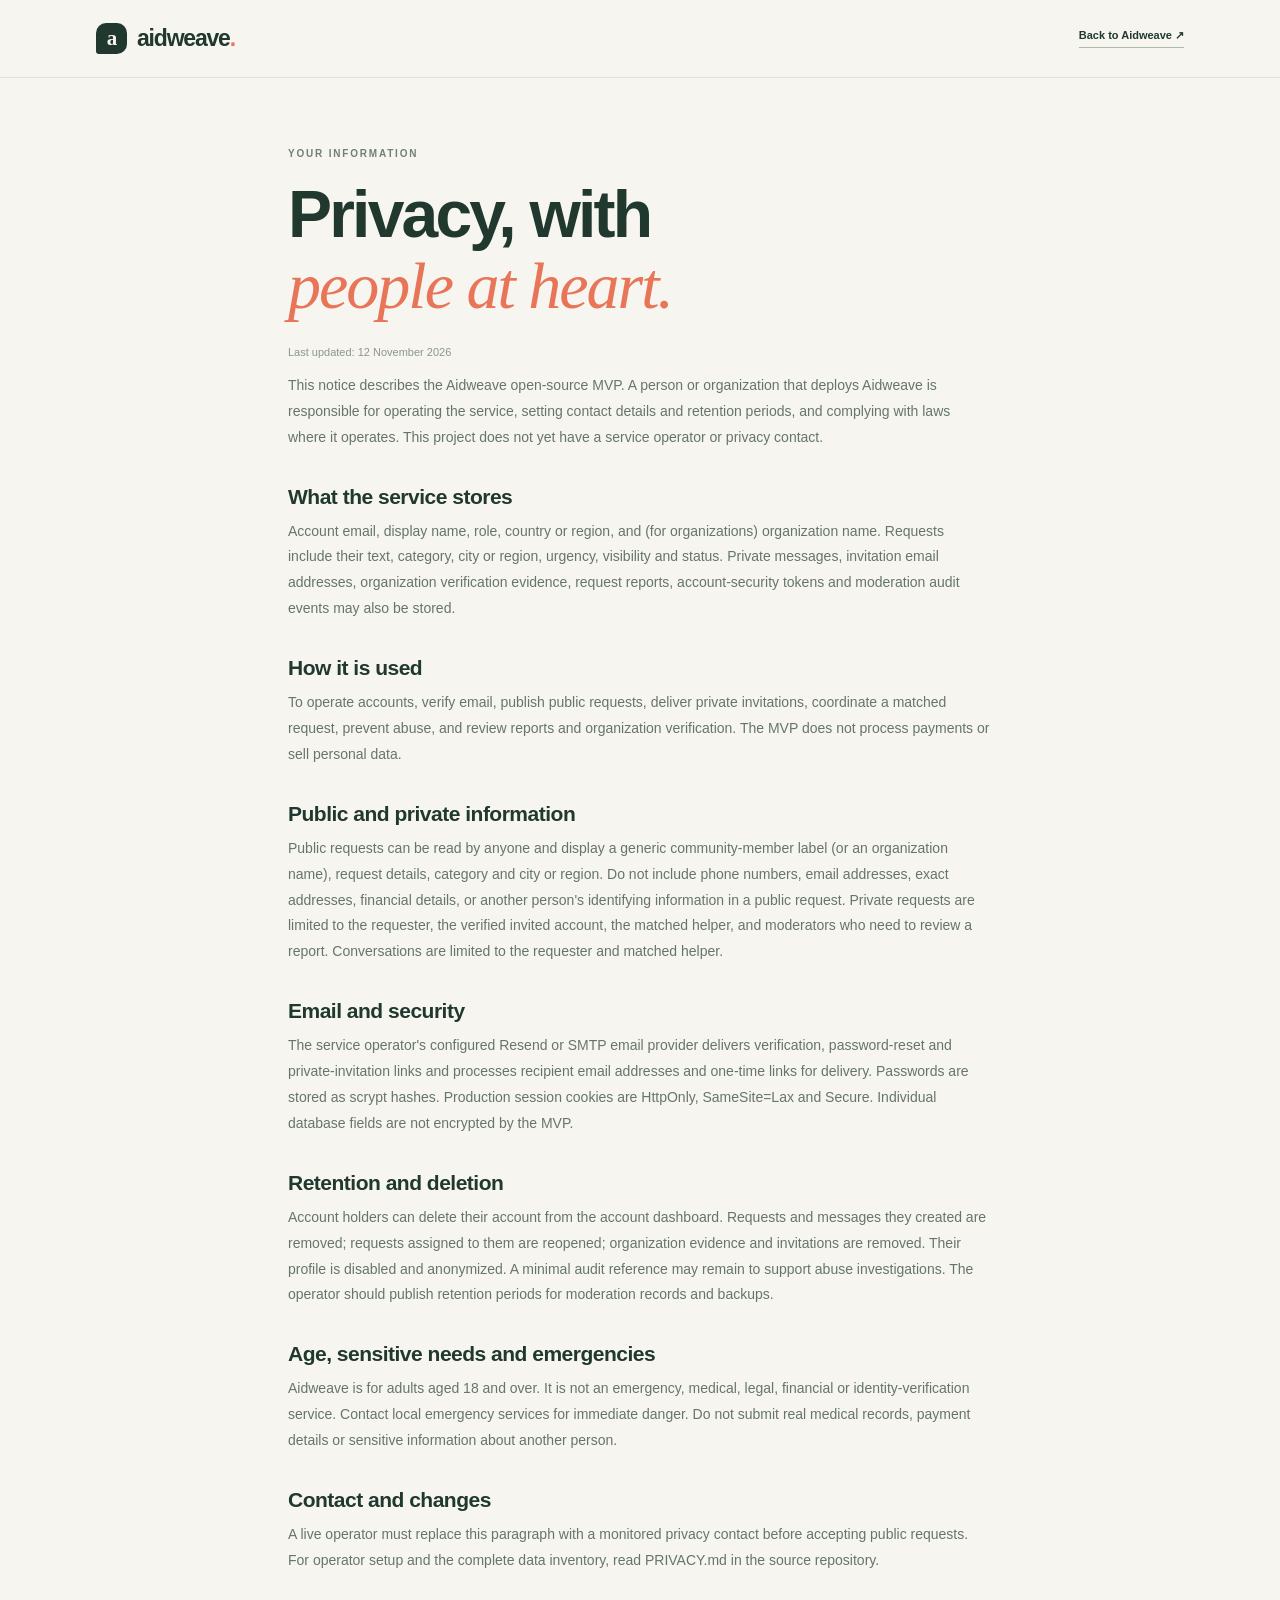
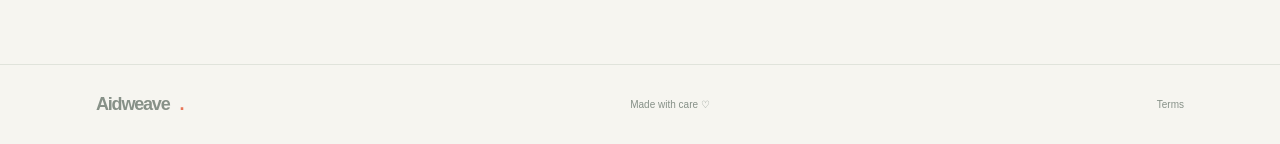
<file: privacy.html>
<!doctype html><html lang="en"><head><meta charset="utf-8"><meta name="viewport" content="width=device-width,initial-scale=1"><title>Privacy — Aidweave</title><link rel="stylesheet" href="/styles.css"></head><body><header class="topbar"><a class="brand" href="/"><span class="brand-mark">a</span><span>aidweave<span class="brand-period">.</span></span></a><a class="text-link" href="/">Back to Aidweave ↗</a></header><main class="legal-page"><div class="section-label">YOUR INFORMATION</div><h1>Privacy, with<br><em>people at heart.</em></h1><p class="legal-updated">Last updated: 12 November 2026</p><p>This notice describes the Aidweave open-source MVP. A person or organization that deploys Aidweave is responsible for operating the service, setting contact details and retention periods, and complying with laws where it operates. This project does not yet have a service operator or privacy contact.</p><h2>What the service stores</h2><p>Account email, display name, role, country or region, and (for organizations) organization name. Requests include their text, category, city or region, urgency, visibility and status. Private messages, invitation email addresses, organization verification evidence, request reports, account-security tokens and moderation audit events may also be stored.</p><h2>How it is used</h2><p>To operate accounts, verify email, publish public requests, deliver private invitations, coordinate a matched request, prevent abuse, and review reports and organization verification. The MVP does not process payments or sell personal data.</p><h2>Public and private information</h2><p>Public requests can be read by anyone and display a generic community-member label (or an organization name), request details, category and city or region. Do not include phone numbers, email addresses, exact addresses, financial details, or another person's identifying information in a public request. Private requests are limited to the requester, the verified invited account, the matched helper, and moderators who need to review a report. Conversations are limited to the requester and matched helper.</p><h2>Email and security</h2><p>The service operator's configured Resend or SMTP email provider delivers verification, password-reset and private-invitation links and processes recipient email addresses and one-time links for delivery. Passwords are stored as scrypt hashes. Production session cookies are HttpOnly, SameSite=Lax and Secure. Individual database fields are not encrypted by the MVP.</p><h2>Retention and deletion</h2><p>Account holders can delete their account from the account dashboard. Requests and messages they created are removed; requests assigned to them are reopened; organization evidence and invitations are removed. Their profile is disabled and anonymized. A minimal audit reference may remain to support abuse investigations. The operator should publish retention periods for moderation records and backups.</p><h2>Age, sensitive needs and emergencies</h2><p>Aidweave is for adults aged 18 and over. It is not an emergency, medical, legal, financial or identity-verification service. Contact local emergency services for immediate danger. Do not submit real medical records, payment details or sensitive information about another person.</p><h2>Contact and changes</h2><p>A live operator must replace this paragraph with a monitored privacy contact before accepting public requests. For operator setup and the complete data inventory, read PRIVACY.md in the source repository.</p></main><footer><a class="brand" href="/">Aidweave<span class="brand-period">.</span></a><span>Made with care ♡</span><a href="/terms">Terms</a></footer></body></html>
</file>
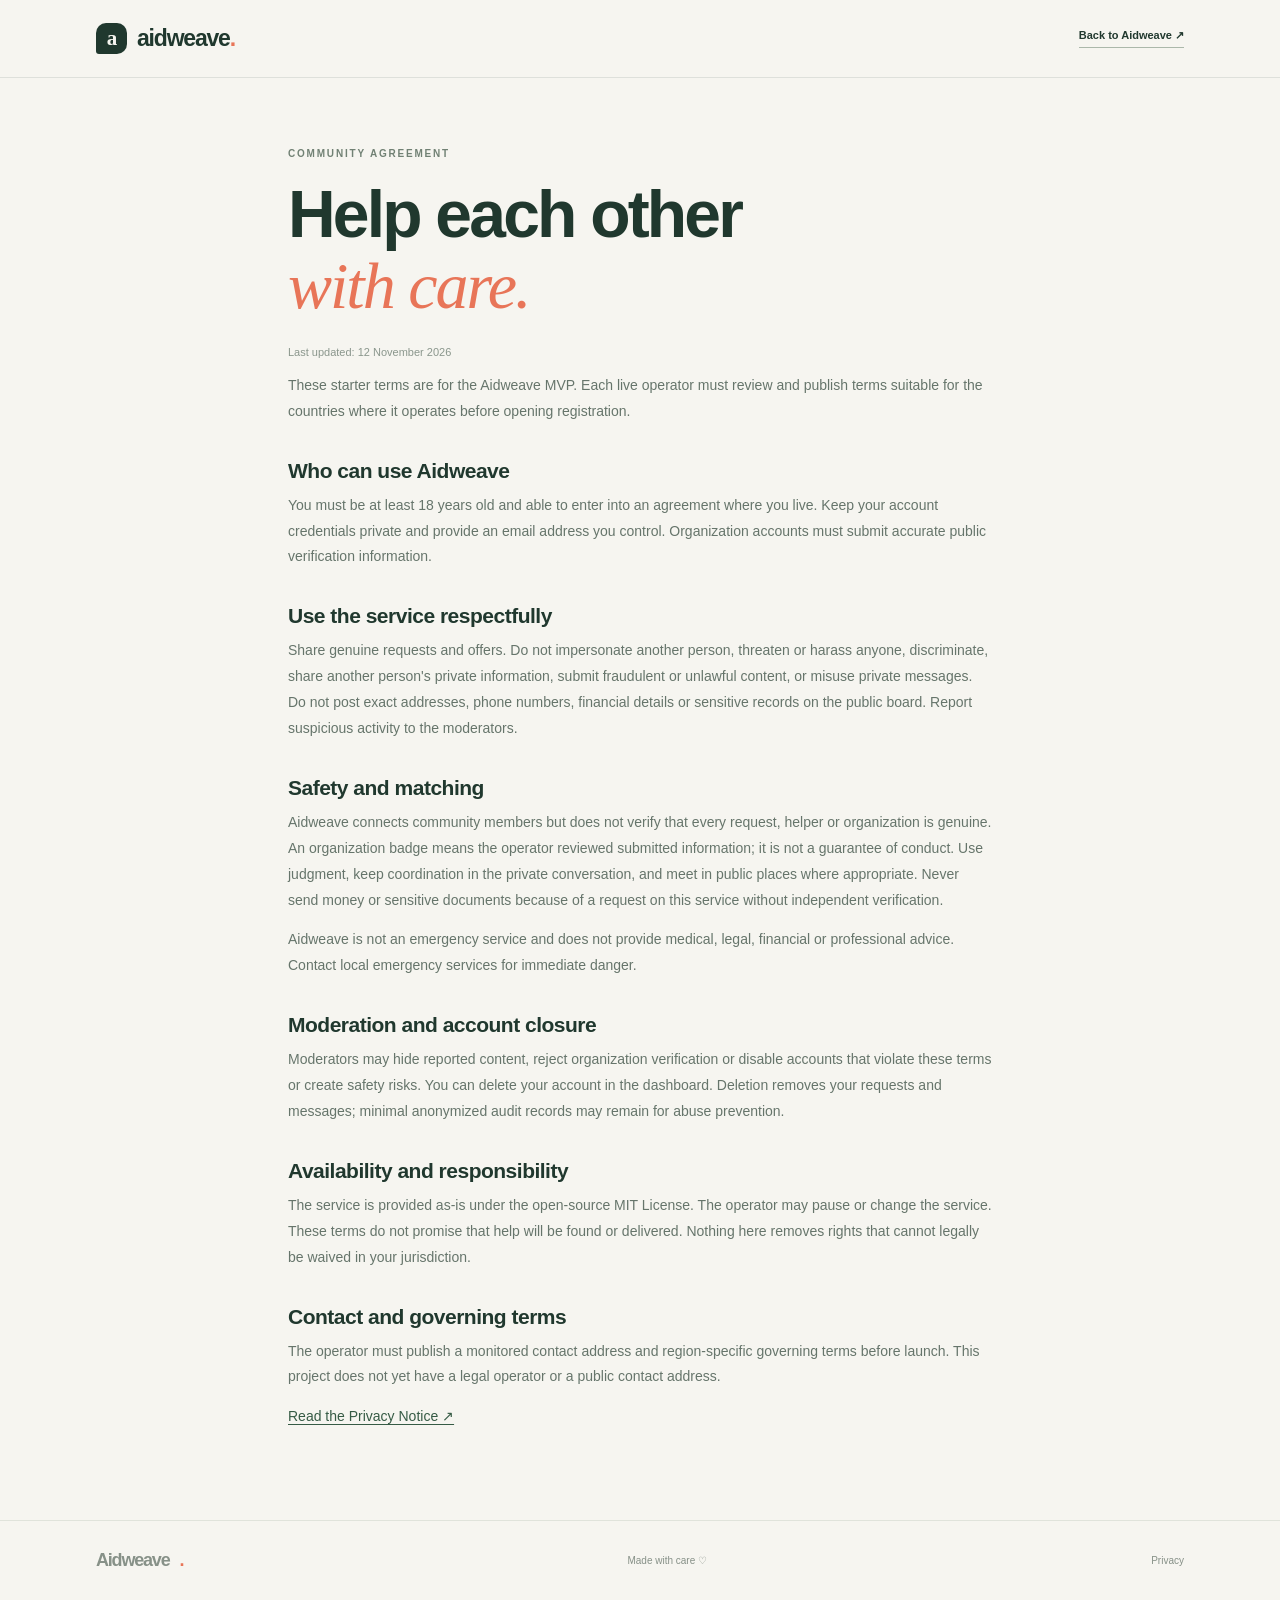
<file: terms.html>
<!doctype html><html lang="en"><head><meta charset="utf-8"><meta name="viewport" content="width=device-width,initial-scale=1"><title>Terms — Aidweave</title><link rel="stylesheet" href="/styles.css"></head><body><header class="topbar"><a class="brand" href="/"><span class="brand-mark">a</span><span>aidweave<span class="brand-period">.</span></span></a><a class="text-link" href="/">Back to Aidweave ↗</a></header><main class="legal-page"><div class="section-label">COMMUNITY AGREEMENT</div><h1>Help each other<br><em>with care.</em></h1><p class="legal-updated">Last updated: 12 November 2026</p><p>These starter terms are for the Aidweave MVP. Each live operator must review and publish terms suitable for the countries where it operates before opening registration.</p><h2>Who can use Aidweave</h2><p>You must be at least 18 years old and able to enter into an agreement where you live. Keep your account credentials private and provide an email address you control. Organization accounts must submit accurate public verification information.</p><h2>Use the service respectfully</h2><p>Share genuine requests and offers. Do not impersonate another person, threaten or harass anyone, discriminate, share another person's private information, submit fraudulent or unlawful content, or misuse private messages. Do not post exact addresses, phone numbers, financial details or sensitive records on the public board. Report suspicious activity to the moderators.</p><h2>Safety and matching</h2><p>Aidweave connects community members but does not verify that every request, helper or organization is genuine. An organization badge means the operator reviewed submitted information; it is not a guarantee of conduct. Use judgment, keep coordination in the private conversation, and meet in public places where appropriate. Never send money or sensitive documents because of a request on this service without independent verification.</p><p>Aidweave is not an emergency service and does not provide medical, legal, financial or professional advice. Contact local emergency services for immediate danger.</p><h2>Moderation and account closure</h2><p>Moderators may hide reported content, reject organization verification or disable accounts that violate these terms or create safety risks. You can delete your account in the dashboard. Deletion removes your requests and messages; minimal anonymized audit records may remain for abuse prevention.</p><h2>Availability and responsibility</h2><p>The service is provided as-is under the open-source MIT License. The operator may pause or change the service. These terms do not promise that help will be found or delivered. Nothing here removes rights that cannot legally be waived in your jurisdiction.</p><h2>Contact and governing terms</h2><p>The operator must publish a monitored contact address and region-specific governing terms before launch. This project does not yet have a legal operator or a public contact address.</p><p><a href="/privacy">Read the Privacy Notice ↗</a></p></main><footer><a class="brand" href="/">Aidweave<span class="brand-period">.</span></a><span>Made with care ♡</span><a href="/privacy">Privacy</a></footer></body></html>
</file>
<file: styles.css>
:root{--paper:#f6f5f0;--ink:#20382e;--muted:#758177;--coral:#e87558;--line:#dfe2d9;--green:#dfe9dc;--serif:Georgia,'Times New Roman',serif}*{box-sizing:border-box}html{scroll-behavior:smooth}body{margin:0;background:var(--paper);color:var(--ink);font-family:'DM Sans',sans-serif}button,input,textarea,select{font:inherit}button,a{-webkit-tap-highlight-color:transparent}a{color:inherit;text-decoration:none}.topbar{height:78px;display:flex;align-items:center;justify-content:space-between;padding:0 7.5%;border-bottom:1px solid rgba(32,56,46,.11)}.brand{display:flex;gap:10px;align-items:center;font:800 23px Manrope,sans-serif;letter-spacing:-1.2px}.brand-mark{display:grid;place-items:center;width:31px;height:31px;border-radius:10px 10px 10px 3px;background:var(--ink);color:#f5f4ef;font:700 21px Georgia}.brand-period{color:var(--coral)}nav{display:flex;gap:38px;font-size:13px;color:#58665d}nav a:hover,.text-link:hover{color:var(--coral)}.button{border:0;border-radius:5px;padding:14px 20px;display:inline-flex;gap:24px;align-items:center;justify-content:center;font-weight:700;font-size:13px;cursor:pointer;transition:transform .18s,background .18s}.button:hover{transform:translateY(-2px)}.button span{font-size:17px}.button-dark{background:var(--ink);color:white}.button-dark:hover{background:#315744}.button-coral{background:var(--coral);color:#fff}.button-coral:hover{background:#d66547}.button-outline{border:1px solid #bfc8bd;color:var(--ink)}.button-outline:hover{background:white}.nav-cta{padding:11px 16px}.menu-button{display:none;background:none;border:0;font-size:22px}.hero{min-height:640px;padding:66px 10.3% 54px;display:grid;grid-template-columns:.93fr 1.07fr;align-items:center;gap:5%}.eyebrow,.section-label{font-size:10px;font-weight:700;letter-spacing:1.8px;color:#718174}.eyebrow{display:flex;align-items:center;gap:9px}.live-dot{width:8px;height:8px;border-radius:99px;background:#81a77d;box-shadow:0 0 0 4px #e3ece1}h1,h2,h3,p{margin-top:0}h1,h2{font-family:Manrope,sans-serif;letter-spacing:-2.8px}h1{font-size:clamp(46px,5.2vw,72px);line-height:1.08;margin:22px 0 18px;font-weight:600}h1 em,h2 em,.art-center em{font-family:var(--serif);font-weight:400;color:var(--coral);letter-spacing:-2px}.hero-text{font-size:15px;line-height:1.8;color:#68766d;max-width:410px}.hero-actions{display:flex;gap:12px;margin-top:25px}.hero-note{display:flex;align-items:center;gap:12px;margin-top:42px;font-size:11px;color:#758177}.avatar-stack{display:flex}.avatar-stack i{font-style:normal;margin-right:-6px;width:25px;height:25px;border:2px solid var(--paper);border-radius:50%;display:grid;place-items:center;background:#d7b39d;color:#fff;font-size:9px}.avatar-stack i:nth-child(2){background:#81967d}.avatar-stack i:nth-child(3){background:#a8877e}.hero-art{height:480px;position:relative;display:grid;place-items:center}.orbit{position:absolute;border:1px solid #e4e6dc;border-radius:50%;width:390px;height:390px}.orbit-two{width:475px;height:475px}.orbit-three{width:560px;height:560px;border-style:dashed;opacity:.6}.art-sun{position:absolute;width:268px;height:268px;border-radius:50%;background:#e7ecde;box-shadow:0 0 0 19px #eff0e9}.art-center{position:relative;text-align:center;z-index:2;transform:rotate(-5deg)}.art-center strong{font:500 39px/1.08 Manrope,sans-serif;letter-spacing:-2px}.art-center em{font-size:38px}.spark{font-size:27px;color:var(--coral);position:absolute;left:-26px;top:-16px}.center-caption{display:block;margin-top:20px;letter-spacing:2px;font-size:8px;color:#879284}.float-card{position:absolute;z-index:3;display:flex;align-items:center;gap:11px;background:#fffdf8;padding:12px;border-radius:8px;box-shadow:0 8px 25px #24382c12;font-size:11px}.float-card b{font-size:11px}.float-card small{display:block;color:#879087;margin-top:3px;font-size:9px}.card-food{left:0;top:82px}.card-learn{right:-8px;bottom:85px}.card-circle{right:5px;top:87px;display:block;padding:14px;text-align:center}.float-icon{width:32px;height:32px;display:grid;place-items:center;border-radius:50%;font-size:17px}.peach{background:#f7e3d8;color:var(--coral)}.green{background:#e1ebdf;color:#617b60}.float-check{color:#7ba377;margin-left:8px}.circle-people{display:block;font-size:18px;letter-spacing:-7px;color:#9b7566;padding-right:7px}.circle-people i{font-style:normal;color:#859a81}.circle-people i:last-child{color:#d48b6a}.art-note{position:absolute;left:7px;bottom:60px;color:#7b887c;font:italic 13px var(--serif);transform:rotate(-8deg)}.ticker{overflow:hidden;background:var(--ink);color:#f3f0e7;white-space:nowrap;padding:14px 0;font-size:10px;font-weight:600;letter-spacing:2px}.ticker div{width:max-content;animation:drift 45s linear infinite}.ticker i{color:#9aad92;font-style:normal;padding:0 22px}.ticker span{color:#e87558;font-size:15px;vertical-align:-1px}@keyframes drift{to{transform:translateX(-50%)}}.impact{padding:100px 10.3% 95px}.impact-grid{display:grid;grid-template-columns:1.1fr 1fr .48fr;gap:45px;align-items:end;margin-top:20px}.impact h2,.request-head h2,.safety h2,.closing h2{font-size:clamp(38px,4.2vw,55px);line-height:1.14;font-weight:600;margin:0}.impact-grid>p{font-size:14px;line-height:1.85;color:#758177;margin:0 0 7px;max-width:360px}.impact-stat{border-left:1px solid var(--line);padding-left:25px}.impact-stat strong{font:600 25px Manrope}.impact-stat strong span{color:var(--coral);padding:0 5px}.impact-stat small{display:block;color:#7d897f;font-size:10px;line-height:1.5;margin-top:7px}.steps{display:grid;grid-template-columns:repeat(3,1fr);gap:18px;margin-top:62px}.steps article{position:relative;border-top:1px solid #cfd6cb;padding:25px 20px 0 0}.step-number{position:absolute;right:0;top:23px;color:#9ca69a;font-size:10px}.step-icon{width:36px;height:36px;display:grid;place-items:center;border-radius:50%;background:#e7ecdf;color:#6d866a;font-size:19px;margin-bottom:20px}.steps h3{font:600 16px Manrope;letter-spacing:-.4px;margin-bottom:9px}.steps p{font-size:12px;line-height:1.75;color:#7b867d;max-width:280px;margin:0}.request-section{background:#eeefe8;padding:90px 10.3% 73px}.request-head{display:flex;justify-content:space-between;align-items:end}.request-head .section-label{margin-bottom:17px}.request-head h2{font-size:49px}.board-tools{margin-top:45px;border-bottom:1px solid #d5dbd0;display:flex;justify-content:space-between;gap:20px;align-items:center}.filters{display:flex;gap:5px;overflow:auto}.filter{white-space:nowrap;border:0;background:transparent;padding:13px 12px;color:#7c887f;font-size:11px;cursor:pointer;border-bottom:2px solid transparent}.filter.active{color:var(--ink);border-color:var(--coral);font-weight:700}.filter b{font-size:9px;background:#e1e5dc;border-radius:20px;padding:3px 6px;margin-left:3px}.search{border:1px solid #d7dcd2;background:#f8f8f3;padding:8px 11px;display:flex;gap:8px;align-items:center;border-radius:4px;color:#889288}.search input{border:0;background:transparent;outline:0;width:150px;font-size:11px;color:var(--ink)}.request-grid{padding-top:23px;display:grid;grid-template-columns:repeat(3,1fr);gap:15px}.loading{color:#7e897f;font-size:13px;padding:22px}.request-card{background:#fafaf6;border:1px solid #e1e4db;border-radius:6px;padding:20px;display:flex;flex-direction:column;min-height:255px;transition:box-shadow .2s,transform .2s}.request-card:hover{box-shadow:0 9px 28px #253b2c0d;transform:translateY(-2px)}.card-top{display:flex;justify-content:space-between;align-items:center}.tag{font-size:9px;letter-spacing:.6px;text-transform:uppercase;background:#e8eee4;color:#587156;padding:6px 8px;border-radius:3px}.urgency{font-size:9px;color:#ad705b}.request-card h3{font:600 16px/1.4 Manrope;margin:17px 0 8px;letter-spacing:-.3px}.request-card>p{font-size:11px;line-height:1.65;color:#77837a;margin:0 0 17px}.card-meta{display:flex;gap:12px;margin-top:auto;padding-top:12px;border-top:1px solid #e8ebe3;font-size:9px;color:#869187}.card-meta span:first-child{max-width:130px;overflow:hidden;text-overflow:ellipsis;white-space:nowrap}.card-actions{display:flex;gap:8px;margin-top:14px}.mini-button{border:1px solid #cdd5c9;background:transparent;color:var(--ink);border-radius:3px;padding:8px 10px;font-size:10px;font-weight:700;cursor:pointer}.mini-button.primary{background:var(--ink);color:white;border-color:var(--ink)}.mini-button.report{margin-left:auto;color:#9a7c6e;border:0}.status-pill{font-size:9px;color:#71826e}.board-footer{display:flex;justify-content:space-between;margin-top:22px;color:#849087;font-size:10px}.privacy-note{color:#647a63}.safety{padding:92px 12% 100px;display:grid;grid-template-columns:.25fr .85fr 1fr;gap:35px;align-items:start;background:#e5ebdf}.safety-icon{width:45px;height:45px;display:grid;place-items:center;background:#f5f5ef;color:var(--coral);border-radius:50%;font-size:24px}.safety .section-label{margin-bottom:15px}.safety h2{font-size:44px}.safety>div:nth-child(2)>p{font-size:12px;line-height:1.8;color:#748176;margin:16px 0}.text-link{font-size:11px;font-weight:700;border-bottom:1px solid #abb8aa;padding-bottom:5px}.text-link span{color:var(--coral);margin-left:7px}.safety-points{padding-top:8px}.safety-points>div{display:grid;grid-template-columns:30px 1fr;gap:12px;border-bottom:1px solid #ced7cb;padding:11px 0}.safety-points>div:first-child{padding-top:0}.safety-points span{font-size:10px;color:#8a9a86}.safety-points p{font-size:10px;line-height:1.7;color:#778278;margin:0}.safety-points b{color:var(--ink);font-size:11px}.closing{position:relative;text-align:center;padding:93px 20px 76px;overflow:hidden}.closing-flower{font-size:43px;color:var(--coral);line-height:1;margin-bottom:20px}.closing .section-label{margin-bottom:15px}.closing h2{font-size:51px;margin-bottom:24px}.closing .button{margin:0 auto}.closing-note{display:block;font-size:9px;color:#8c968d;margin-top:27px}footer{height:80px;border-top:1px solid #e0e3db;display:flex;justify-content:space-between;align-items:center;padding:0 7.5%;font-size:10px;color:#879188}footer .brand{font-size:18px}footer .brand-mark{width:26px;height:26px;font-size:18px}footer b{color:var(--coral)}dialog{width:min(570px,calc(100% - 28px));border:0;border-radius:9px;padding:0;background:var(--paper);color:var(--ink);box-shadow:0 25px 100px #10251c55}dialog::backdrop{background:#182b23a8;backdrop-filter:blur(3px)}dialog form{padding:36px 38px 28px;position:relative}dialog h2{font-size:36px;margin:11px 0 7px}dialog h2 em{font-family:var(--serif)}.dialog-close{position:absolute;right:20px;top:17px;border:0;background:transparent;color:#718078;font-size:25px;cursor:pointer}.form-intro{font-size:12px;line-height:1.65;color:#79857b;margin:0 0 20px}.request-form label,dialog label{display:block;font-size:10px;font-weight:700;color:#536359;margin-top:14px}dialog input:not([type=checkbox]),dialog textarea,dialog select{width:100%;display:block;margin-top:6px;border:1px solid #d4dbd1;border-radius:4px;background:#fbfbf7;padding:12px;font-size:12px;color:var(--ink);outline-color:#91a48e}dialog textarea{resize:vertical}.form-row{display:grid;grid-template-columns:1fr 1fr;gap:14px}.consent{display:flex!important;align-items:flex-start;gap:9px;font-weight:400!important;line-height:1.5;color:#758177!important}.consent input{margin-top:1px;accent-color:var(--ink)}.submit-button{width:100%;margin-top:15px}.form-foot{font-size:9px;line-height:1.6;text-align:center;color:#929c92;margin:12px 0 0}.form-error{font-size:11px;color:#b95142;margin:8px 0}.toast{position:fixed;z-index:8;bottom:22px;left:50%;transform:translate(-50%,20px);opacity:0;pointer-events:none;background:var(--ink);color:#fff;padding:12px 18px;border-radius:5px;font-size:12px;transition:.2s}.toast.show{opacity:1;transform:translate(-50%,0)}@media(max-width:900px){.topbar{padding:0 5%}.hero{padding:55px 7%;gap:1%;grid-template-columns:1fr 1fr}.hero-art{transform:scale(.83);margin:0 -45px}.impact,.request-section{padding-left:7%;padding-right:7%}.safety{padding-left:7%;padding-right:7%;grid-template-columns:.2fr 1fr 1fr;gap:20px}.request-grid{grid-template-columns:repeat(2,1fr)}.board-tools{align-items:flex-start;flex-direction:column}.search{margin:0 0 12px}.filters{width:100%}}@media(max-width:650px){.topbar{height:66px}.topbar nav,.nav-cta{display:none}.menu-button{display:block;color:var(--ink)}.hero{display:block;padding:47px 7% 20px;overflow:hidden}.hero-copy{position:relative;z-index:2}.hero h1{font-size:54px}.hero-text{font-size:14px;max-width:365px}.hero-note{margin-top:27px}.hero-art{height:360px;transform:scale(.68);transform-origin:top center;margin:15px -40px -100px}.orbit-one{width:350px;height:350px}.orbit-two{width:430px;height:430px}.orbit-three{width:510px;height:510px}.impact{padding:72px 7%}.impact-grid{grid-template-columns:1fr;gap:19px}.impact-grid>p{max-width:450px}.impact-stat{border:0;border-top:1px solid var(--line);padding:15px 0 0;display:flex;gap:15px;align-items:center}.impact-stat small{margin:0}.steps{grid-template-columns:1fr;gap:26px;margin-top:40px}.steps article{padding-top:18px}.steps article .step-number{top:18px}.steps p{max-width:450px}.request-section{padding:70px 6% 55px}.request-head{align-items:flex-start;gap:20px;flex-direction:column}.request-head h2{font-size:43px}.request-head>.button{margin-top:2px}.board-tools{margin-top:30px}.filters{gap:0}.filter{padding:12px 9px;font-size:10px}.filter:nth-child(n+5){display:none}.search,.search input{width:100%}.request-grid{grid-template-columns:1fr;gap:11px}.request-card{min-height:220px}.board-footer{gap:15px;line-height:1.5;align-items:flex-start}.privacy-note{text-align:right}.safety{padding:67px 7%;grid-template-columns:1fr;gap:20px}.safety-icon{margin-bottom:2px}.safety h2{font-size:41px}.safety-points{margin-top:12px}.closing{padding:70px 20px 55px}.closing h2{font-size:45px}footer{height:auto;padding:22px 7%;flex-wrap:wrap;gap:15px}footer>span:nth-child(2){order:3;width:100%}dialog form{padding:33px 22px 24px}.form-row{grid-template-columns:1fr;gap:0}.form-row label{margin-top:8px}}
.topbar.menu-open nav{display:flex;position:absolute;z-index:10;top:65px;left:0;right:0;background:var(--paper);padding:20px 7%;flex-direction:column;gap:18px;border-bottom:1px solid var(--line)}
.header-actions{display:flex;align-items:center;gap:14px}.account-button,.text-button{border:0;background:transparent;color:var(--ink);font-size:12px;font-weight:700;cursor:pointer;padding:10px}.field-help{display:block;font-weight:400;font-size:9px;color:#7b887d;margin-top:5px}.auth-tabs{display:flex;border-bottom:1px solid var(--line);margin:10px 0 8px}.auth-tab{padding:10px 15px;border:0;border-bottom:2px solid transparent;background:transparent;color:#758177;font-size:11px;cursor:pointer}.auth-tab.active{border-color:var(--coral);color:var(--ink);font-weight:700}.dashboard-shell{padding:37px;position:relative}.dashboard-shell h2{font-size:34px;margin:12px 0 20px}.dashboard-content{max-height:55vh;overflow:auto}.dash-row{padding:14px 0;border-top:1px solid var(--line);display:flex;justify-content:space-between;gap:15px;font-size:11px;align-items:center}.dash-row b{font-size:12px}.dash-row small{display:block;color:#7d897f;margin-top:5px}.dash-actions{display:flex;gap:7px;flex-wrap:wrap}.message-list{max-height:42vh;overflow:auto;background:#eef0e9;padding:12px;border-radius:4px}.message-item{background:#fff;padding:9px 11px;border-radius:4px;margin:7px 0;max-width:88%;font-size:11px;line-height:1.6}.message-item.mine{margin-left:auto;background:#e2ecdf}.message-item small{display:block;color:#819083;font-size:9px;margin-top:3px}.message-empty,.dashboard-empty{font-size:12px;color:#78857c;line-height:1.7;padding:10px 0}
@media(max-width:650px){.header-actions{gap:5px}.account-button{font-size:11px;padding:7px}.dashboard-shell{padding:32px 22px}.dashboard-shell h2{font-size:30px}.dash-row{align-items:flex-start;flex-direction:column}.dashboard-content{max-height:57vh}}
.legal-page{max-width:760px;margin:70px auto 90px;padding:0 28px}.legal-page h1{font-size:clamp(44px,6vw,66px);margin:20px 0}.legal-page h2{font:600 21px Manrope,sans-serif;letter-spacing:-.5px;margin:34px 0 10px}.legal-page p{font-size:14px;line-height:1.85;color:#66756b}.legal-page a{color:#365b45;text-decoration:underline;text-underline-offset:3px}.legal-updated{font-size:11px!important;color:#8a968c!important}.account-delete{border-top:1px solid var(--line);margin-top:24px;padding-top:12px}.account-delete .text-button{color:#a45948;padding-left:0}
@media(max-width:650px){.filter:nth-child(n+5){display:block}}

/* User-selectable theme. Keep all colors local so this works without accounts or network access. */
:root{color-scheme:light;--surface:#fffdf8;--surface-raised:#fafaf6;--surface-soft:#eeefe8;--text-muted:#758177;--field:#fbfbf7;--border:var(--line)}
[data-theme="dark"]{color-scheme:dark;--paper:#151c19;--ink:#e7eee8;--muted:#a3b0a6;--line:#35443b;--green:#26352c;--surface:#202a24;--surface-raised:#202a24;--surface-soft:#1b2620;--text-muted:#a3b0a6;--field:#18211c;--border:#3b4a40}
[data-theme="dark"] body{background:var(--paper);color:var(--ink)}
[data-theme="dark"] .topbar{border-color:var(--border)}
[data-theme="dark"] nav,[data-theme="dark"] .hero-text,[data-theme="dark"] .hero-note,[data-theme="dark"] .impact-grid>p,[data-theme="dark"] .steps p,[data-theme="dark"] .request-card>p,[data-theme="dark"] .board-footer,[data-theme="dark"] .form-intro,[data-theme="dark"] .form-foot{color:var(--text-muted)}
[data-theme="dark"] .request-section,[data-theme="dark"] .safety{background:var(--surface-soft)}
[data-theme="dark"] .request-card,[data-theme="dark"] .float-card,[data-theme="dark"] dialog{background:var(--surface);color:var(--ink);border-color:var(--border)}
[data-theme="dark"] .float-card small,[data-theme="dark"] .card-meta,[data-theme="dark"] .loading{color:var(--text-muted)}
[data-theme="dark"] .art-sun{background:#2b3a30;box-shadow:0 0 0 19px #202a24}
[data-theme="dark"] .orbit{border-color:#344239}
[data-theme="dark"] .safety-icon,[data-theme="dark"] .step-icon,[data-theme="dark"] .filter b{background:#2b3a30;color:#c4d5c1}
[data-theme="dark"] .filter,[data-theme="dark"] .search,[data-theme="dark"] .mini-button,[data-theme="dark"] .button-outline{color:var(--ink);border-color:var(--border)}
[data-theme="dark"] .search,[data-theme="dark"] .search input,[data-theme="dark"] dialog input:not([type=checkbox]),[data-theme="dark"] dialog textarea,[data-theme="dark"] dialog select{background:var(--field);color:var(--ink);border-color:var(--border)}
[data-theme="dark"] .request-card,[data-theme="dark"] .card-meta,[data-theme="dark"] .steps article,[data-theme="dark"] footer{border-color:var(--border)}
[data-theme="dark"] .message-list{background:#18211c}
[data-theme="dark"] .message-item{background:#2a372f;color:var(--ink)}
[data-theme="dark"] .message-item.mine{background:#35493a}
[data-theme="dark"] .dash-row,[data-theme="dark"] .dash-row small,[data-theme="dark"] .message-item small,[data-theme="dark"] .dialog-close,[data-theme="dark"] .auth-tab{color:var(--text-muted)}
[data-theme="dark"] .auth-tab.active{color:var(--ink)}
[data-theme="dark"] .closing-note{color:var(--text-muted)}
[data-theme="dark"] .tag{background:#2b3a30;color:#c9dac5}
[data-theme="dark"] .button-dark,[data-theme="dark"] .mini-button.primary{background:#d7e4d9;color:#17231c;border-color:#d7e4d9}
[data-theme="dark"] .button-outline:hover{background:#26352c}
[data-theme="dark"] .theme-toggle{color:#f2d69a;border-color:var(--border)}
.header-actions{display:flex;align-items:center;gap:18px}
.theme-toggle{display:inline-flex;align-items:center;gap:6px;padding:8px 10px;border:1px solid var(--line);border-radius:5px;background:transparent;color:var(--ink);font-size:11px;cursor:pointer}
.theme-toggle:hover{border-color:var(--coral)}
.install-app{margin:12px auto 0;display:flex}
[hidden]{display:none!important}
 :focus-visible{outline:3px solid var(--coral);outline-offset:3px}
@media(max-width:650px){.topbar{position:relative}.topbar.menu-open nav{display:flex;position:absolute;z-index:6;top:66px;left:0;right:0;flex-direction:column;gap:0;padding:10px 7%;background:var(--paper);border-bottom:1px solid var(--line);box-shadow:0 12px 20px #14241b16}.topbar.menu-open nav a{padding:12px 0}.header-actions{gap:8px;margin-left:auto;margin-right:12px}.theme-toggle{padding:7px 8px}.theme-toggle span{display:none}.account-button{font-size:11px}}
</file>
